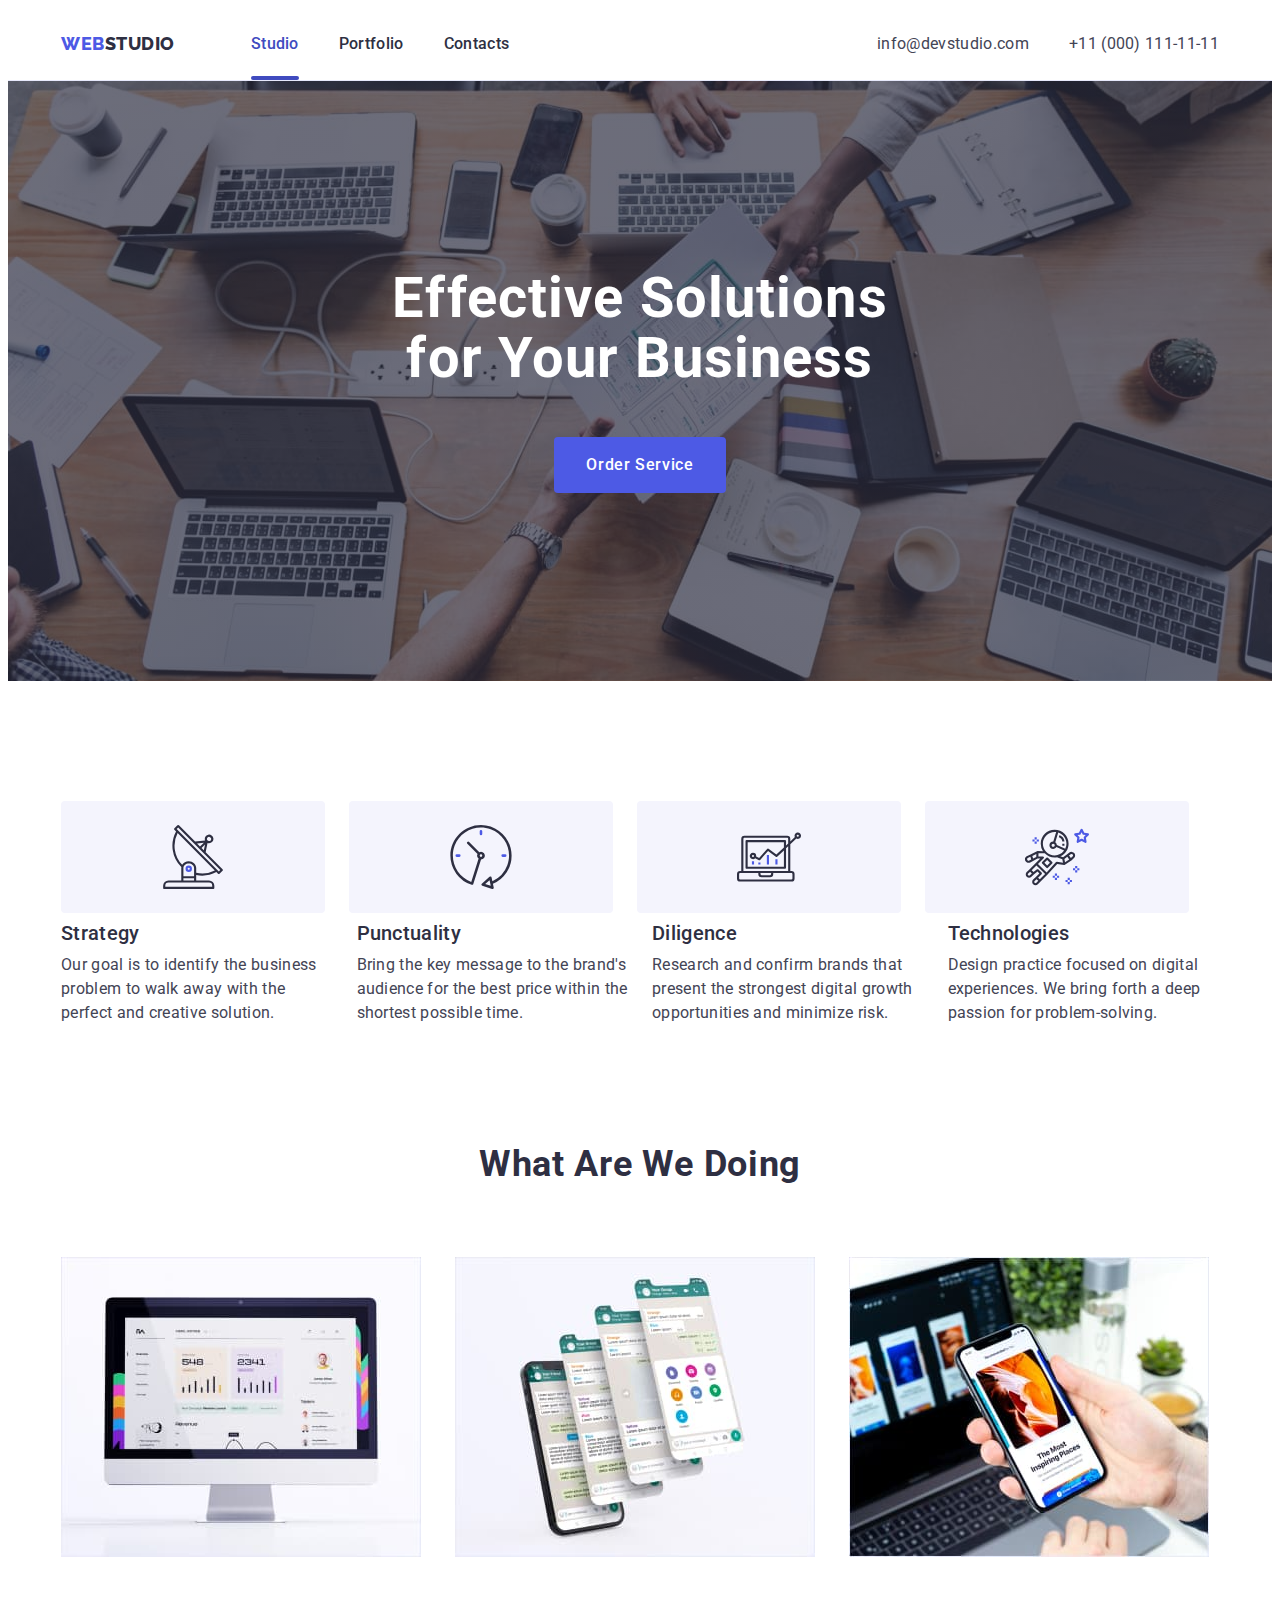
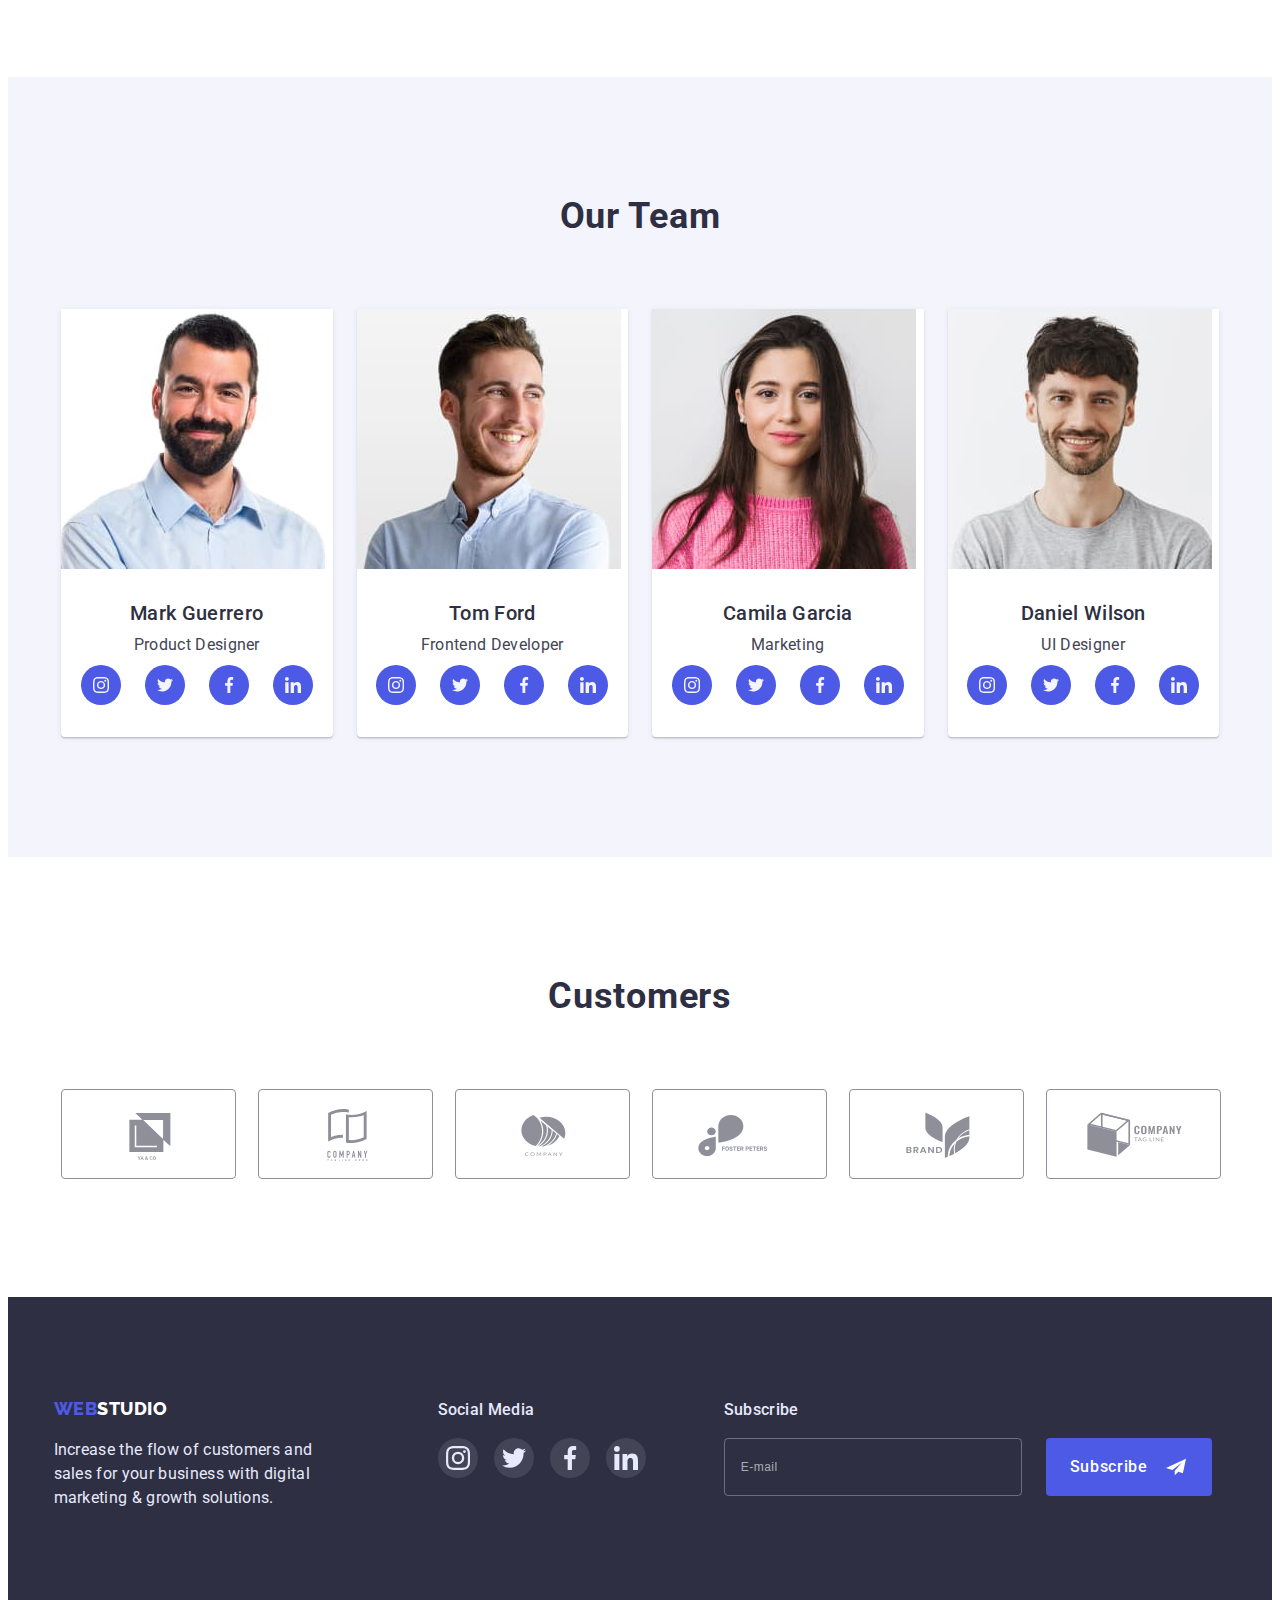
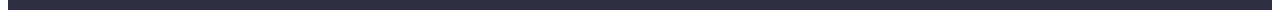
<file: index.html>
<!DOCTYPE html>
<html lang="en">
  <head>
    <meta charset="UTF-8" />
    <meta http-equiv="X-UA-Compatible" content="IE=edge" />
    <meta name="viewport" content="width=device-width, initial-scale=1.0" />
    <title>Studio</title>
    <!-- =============FONTS=============== -->
    <link rel="preconnect" href="https://fonts.googleapis.com" />
    <link rel="preconnect" href="https://fonts.gstatic.com" crossorigin />
    <link
      href="https://fonts.googleapis.com/css2?family=Raleway:wght@800&family=Roboto:wght@400;500;700;900&display=swap"
      rel="stylesheet"
    />
    <!-- =============STYLES=============== -->
    <link
      rel="stylesheet"
      href="https://cdnjs.cloudflare.com/ajax/libs/modern-normalize/1.1.0/modern-normalize.min.css"
      integrity="sha512-wpPYUAdjBVSE4KJnH1VR1HeZfpl1ub8YT/NKx4PuQ5NmX2tKuGu6U/JRp5y+Y8XG2tV+wKQpNHVUX03MfMFn9Q=="
      crossorigin="anonymous"
      referrerpolicy="no-referrer"
    />
    <link rel="stylesheet" href="./css/style.css" />
  </head>
  <body>
    <!-- =============HEADER=============== -->
    <header class="header">
      <div class="container">
        <div class="header-container">
          <nav class="header-nav">
            <a class="link logo" href="./index.html"
              ><span class="logo-primary-clr">Web</span>Studio</a
            >
            <button
              class="header-menu js-open-menu"
              type="button"
              aria-expanded="false"
              aria-controls="mobile-menu"
            >
              <svg class="header-menu-icon" aria-label="mobile-menu-switcher">
                <use href="./images/icons.svg#icon-hamburger"></use>
              </svg>
            </button>
            <ul class="header-list list">
              <li class="header-item">
                <a class="link header-link header-current" href="./index.html"
                  >Studio</a
                >
              </li>
              <li class="header-item">
                <a class="link header-link" href="./portfolio.html"
                  >Portfolio</a
                >
              </li>
              <li class="header-item">
                <a class="link header-link" href="">Contacts</a>
              </li>
            </ul>
          </nav>
          <address>
            <ul class="header-address-list list">
              <li>
                <a class="link adress-link" href="mailto:info@devstudio.com"
                  >info@devstudio.com</a
                >
              </li>
              <li>
                <a class="link adress-link" href="tel:+110001111111"
                  >+11 (000) 111-11-11</a
                >
              </li>
            </ul>
          </address>
        </div>
      </div>
      <!-- =============MOBILE MENU=============== -->
      <div class="menu-container js-menu-container" id="mobile-menu">
        <button class="menu-toggle js-close-menu" type="button">
          <svg class="mobile-close-icon">
            <use href="./images/icons.svg#icon-close"></use>
          </svg>
        </button>
        <div class="mobile-nav">
          <ul class="mobile-menu list">
            <li class="mobile-item">
              <a class="link mobile-link" href="./index.html">Studio</a>
            </li>
            <li class="mobile-item">
              <a href="./portfolio.html" class="mobile-link link">Portfolio</a>
            </li>
            <li class="mobile-item">
              <a href="" class="mobile-link link">Contacts</a>
            </li>
          </ul>
          <div class="mobile-contacts">
            <ul class="mobile-info list">
              <li class="mobile-item">
                <a class="link mobile-tel" href="mailto:info@devstudio.com"
                  >+11 (000) 111-11-11</a
                >
              </li>
              <li class="mobile-item">
                <a class="link mobile-mail" href="tel:+110001111111"
                  >info@devstudio.com</a
                >
              </li>
            </ul>
            <ul class="mobile-soc-list list">
              <li class="soc-list-item">
                <a href="#" class="mobile-soc-link link"
                  ><svg class="mobile-soc-icons">
                    <use href="./images/icons.svg#icon-instagram"></use></svg
                ></a>
              </li>
              <li class="soc-list-item">
                <a href="#" class="mobile-soc-link link"
                  ><svg class="mobile-soc-icons">
                    <use href="./images/icons.svg#icon-twitter"></use></svg
                ></a>
              </li>
              <li class="soc-list-item">
                <a href="#" class="mobile-soc-link link"
                  ><svg class="mobile-soc-icons">
                    <use href="./images/icons.svg#icon-facebook"></use></svg
                ></a>
              </li>
              <li class="soc-list-item">
                <a href="#" class="mobile-soc-link link"
                  ><svg class="mobile-soc-icons">
                    <use href="./images/icons.svg#icon-linkedin"></use></svg
                ></a>
              </li>
            </ul>
          </div>
        </div>
      </div>
    </header>
    <main>
      <!-- =============HERO=============== -->
      <section class="hero">
        <div class="container">
          <h1 class="hero-title">Effective Solutions for Your Business</h1>
          <button class="hero-button" type="button" data-modal-open>
            Order Service
          </button>
        </div>
      </section>
      <!-- =============ADVANTAGES SECTION=============== -->
      <section class="section">
        <div class="container">
          <h2 class="hidden">Our advantages</h2>
          <ul class="advantages-icons-list list">
            <li class="advantages-icons-item">
              <svg class="advantages-icons">
                <use href="./images/icons.svg#icon-antenna"></use>
              </svg>
            </li>
            <li class="advantages-icons-item">
              <svg class="advantages-icons">
                <use href="./images/icons.svg#icon-clock"></use>
              </svg>
            </li>
            <li class="advantages-icons-item">
              <svg class="advantages-icons">
                <use href="./images/icons.svg#icon-diagram"></use>
              </svg>
            </li>
            <li class="advantages-icons-item">
              <svg class="advantages-icons">
                <use href="./images/icons.svg#icon-astronaut"></use>
              </svg>
            </li>
          </ul>
          <ul class="advantages-menu list">
            <li class="advantages-item">
              <h3 class="secondary-title">Strategy</h3>
              <p class="advantages-text">
                Our goal is to identify the business problem to walk away with
                the perfect and creative solution.
              </p>
            </li>
            <li class="advantages-item">
              <h3 class="secondary-title">Punctuality</h3>
              <p class="advantages-text">
                Bring the key message to the brand's audience for the best price
                within the shortest possible time.
              </p>
            </li>
            <li class="advantages-item">
              <h3 class="secondary-title">Diligence</h3>
              <p class="advantages-text">
                Research and confirm brands that present the strongest digital
                growth opportunities and minimize risk.
              </p>
            </li>
            <li class="advantages-item">
              <h3 class="secondary-title">Technologies</h3>
              <p class="advantages-text">
                Design practice focused on digital experiences. We bring forth a
                deep passion for problem-solving.
              </p>
            </li>
          </ul>
        </div>
      </section>
      <!-- =============PRODUCT SECTION=============== -->
      <section class="section product-section">
        <div class="container">
          <h2 class="primary-title">What are we doing</h2>
          <ul class="product-menu list">
            <li class="product-item">
              <img
                srcset="./images/monitor.jpg 1x, ./images/monitor@x2.jpg 2x"
                src="./images/monitor.jpg"
                alt="monitor"
                width="360"
                height="300"
              />
            </li>
            <li class="product-item">
              <img
                srcset="
                  ./images/application.jpg    1x,
                  ./images/application@x2.jpg 2x
                "
                src="./images/application.jpg"
                alt="application in phone"
                width="360"
                height="300"
              />
            </li>
            <li class="product-item">
              <img
                srcset="
                  ./images/smartphone-in-hand.jpg    1x,
                  ./images/smartphone-in-hand@x2.jpg 2x
                "
                src="./images/smartphone-in-hand.jpg"
                alt="smartphone in hand"
                width="360"
                height="300"
              />
            </li>
          </ul>
        </div>
      </section>
      <!-- =============TEAM SECTION=============== -->
      <section class="section background">
        <div class="container">
          <h2 class="primary-title">Our Team</h2>
          <ul class="team-menu list">
            <li class="team-item">
              <img
                srcset="
                  ./images/mark-guerrero.jpg    1x,
                  ./images/mark-guerrero@x2.jpg 2x
                "
                src="./images/mark-guerrero.jpg"
                alt="Mark Guerrero"
                width="264"
                height="260"
              />
              <div class="team-container">
                <h3 class="secondary-title adapt-title">Mark Guerrero</h3>
                <p>Product Designer</p>
                <ul class="social-list list">
                  <li class="social-item">
                    <a class="social-link link" href=""
                      ><svg class="social-icon">
                        <use
                          href="./images/icons.svg#icon-instagram"
                        ></use></svg
                    ></a>
                  </li>
                  <li class="social-item">
                    <a class="social-link link" href=""
                      ><svg class="social-icon">
                        <use href="./images/icons.svg#icon-twitter"></use></svg
                    ></a>
                  </li>
                  <li class="social-item">
                    <a class="social-link link" href=""
                      ><svg class="social-icon">
                        <use href="./images/icons.svg#icon-facebook"></use></svg
                    ></a>
                  </li>
                  <li class="social-item">
                    <a class="social-link link" href=""
                      ><svg class="social-icon">
                        <use href="./images/icons.svg#icon-linkedin"></use></svg
                    ></a>
                  </li>
                </ul>
              </div>
            </li>
            <li class="team-item">
              <img
                srcset="./images/tom-ford.jpg 1x, ./images/tom-ford@x2.jpg 2x"
                src="./images/tom-ford.jpg"
                alt="Tom Ford"
                width="264"
                height="260"
              />
              <div class="team-container">
                <h3 class="secondary-title adapt-title">Tom Ford</h3>
                <p>Frontend Developer</p>
                <ul class="social-list list">
                  <li class="social-item">
                    <a class="social-link link" href=""
                      ><svg class="social-icon">
                        <use
                          href="./images/icons.svg#icon-instagram"
                        ></use></svg
                    ></a>
                  </li>
                  <li class="social-item">
                    <a class="social-link link" href=""
                      ><svg class="social-icon">
                        <use href="./images/icons.svg#icon-twitter"></use></svg
                    ></a>
                  </li>
                  <li class="social-item">
                    <a class="social-link link" href=""
                      ><svg class="social-icon">
                        <use href="./images/icons.svg#icon-facebook"></use></svg
                    ></a>
                  </li>
                  <li class="social-item">
                    <a class="social-link link" href=""
                      ><svg class="social-icon">
                        <use href="./images/icons.svg#icon-linkedin"></use></svg
                    ></a>
                  </li>
                </ul>
              </div>
            </li>
            <li class="team-item">
              <img
                srcset="
                  ./images/camila-garcia.jpg    1x,
                  ./images/camila-garcia@x2.jpg 2x
                "
                src="./images/camila-garcia.jpg"
                alt="Camila Garcia"
                width="264"
                height="260"
              />
              <div class="team-container">
                <h3 class="secondary-title adapt-title">Camila Garcia</h3>
                <p>Marketing</p>
                <ul class="social-list list">
                  <li class="social-item">
                    <a class="social-link link" href=""
                      ><svg class="social-icon">
                        <use
                          href="./images/icons.svg#icon-instagram"
                        ></use></svg
                    ></a>
                  </li>
                  <li class="social-item">
                    <a class="social-link link" href=""
                      ><svg class="social-icon">
                        <use href="./images/icons.svg#icon-twitter"></use></svg
                    ></a>
                  </li>
                  <li class="social-item">
                    <a class="social-link link" href=""
                      ><svg class="social-icon">
                        <use href="./images/icons.svg#icon-facebook"></use></svg
                    ></a>
                  </li>
                  <li class="social-item">
                    <a class="social-link link" href=""
                      ><svg class="social-icon">
                        <use href="./images/icons.svg#icon-linkedin"></use></svg
                    ></a>
                  </li>
                </ul>
              </div>
            </li>
            <li class="team-item">
              <img
                srcset="
                  ./images/daniel-wilson.jpg    1x,
                  ./images/daniel-wilson@x2.jpg 2x
                "
                src="./images/daniel-wilson.jpg"
                alt="Daniel Wilson"
                width="264"
                height="260"
              />
              <div class="team-container">
                <h3 class="secondary-title adapt-title">Daniel Wilson</h3>
                <p>UI Designer</p>
                <ul class="social-list list">
                  <li class="social-item">
                    <a class="social-link link" href=""
                      ><svg class="social-icon">
                        <use
                          href="./images/icons.svg#icon-instagram"
                        ></use></svg
                    ></a>
                  </li>
                  <li class="social-item">
                    <a class="social-link link" href=""
                      ><svg class="social-icon">
                        <use href="./images/icons.svg#icon-twitter"></use></svg
                    ></a>
                  </li>
                  <li class="social-item">
                    <a class="social-link link" href=""
                      ><svg class="social-icon">
                        <use href="./images/icons.svg#icon-facebook"></use></svg
                    ></a>
                  </li>
                  <li class="social-item">
                    <a class="social-link link" href=""
                      ><svg class="social-icon">
                        <use href="./images/icons.svg#icon-linkedin"></use></svg
                    ></a>
                  </li>
                </ul>
              </div>
            </li>
          </ul>
        </div>
      </section>
      <!-- =============CUSTOMERS SECTION=============== -->
      <section class="section">
        <div class="container">
          <h2 class="primary-title">Customers</h2>
          <ul class="customers-list list">
            <li class="customers-item">
              <a class="customers-link link" href=""
                ><svg class="customers-icon">
                  <use href="./images/icons.svg#icon-yaandco"></use></svg
              ></a>
            </li>
            <li class="customers-item">
              <a class="customers-link link" href=""
                ><svg class="customers-icon">
                  <use href="./images/icons.svg#icon-companytag"></use></svg
              ></a>
            </li>
            <li class="customers-item">
              <a class="customers-link link" href=""
                ><svg class="customers-icon">
                  <use href="./images/icons.svg#icon-company"></use></svg
              ></a>
            </li>
            <li class="customers-item">
              <a class="customers-link link" href=""
                ><svg class="customers-icon">
                  <use href="./images/icons.svg#icon-fosterpeters"></use></svg
              ></a>
            </li>
            <li class="customers-item">
              <a class="customers-link link" href=""
                ><svg class="customers-icon">
                  <use href="./images/icons.svg#icon-brand"></use></svg
              ></a>
            </li>
            <li class="customers-item">
              <a class="customers-link link" href=""
                ><svg class="customers-icon">
                  <use href="./images/icons.svg#icon-companyline"></use></svg
              ></a>
            </li>
          </ul>
        </div>
      </section>
    </main>
    <!-- =============FOOTER=============== -->
    <footer class="footer">
      <div class="container media-container">
        <div class="footer-logo">
          <a class="link logo" href="./index.html"
            ><span class="logo-primary-clr">Web</span
            ><span class="logo-secondary-clr">Studio</span></a
          >
          <p class="footer-text">
            Increase the flow of customers and sales for your business with
            digital marketing & growth solutions.
          </p>
        </div>
        <div class="footer-media">
          <p class="media-text">Social media</p>
          <ul class="media-list list">
            <li class="media-item">
              <a class="media-link link" href=""
                ><svg class="media-icon">
                  <use href="./images/icons.svg#icon-instagram"></use></svg
              ></a>
            </li>
            <li class="media-item">
              <a class="media-link link" href=""
                ><svg class="media-icon">
                  <use href="./images/icons.svg#icon-twitter"></use></svg
              ></a>
            </li>
            <li class="media-item">
              <a class="media-link link" href=""
                ><svg class="media-icon">
                  <use href="./images/icons.svg#icon-facebook"></use></svg
              ></a>
            </li>
            <li class="media-item">
              <a class="media-link link" href=""
                ><svg class="media-icon">
                  <use href="./images/icons.svg#icon-linkedin"></use></svg
              ></a>
            </li>
          </ul>
        </div>
        <form class="footer-subscribe" name="subscribe" autocomplete="off">
          <p class="media-text">Subscribe</p>
          <div class="input-container">
            <input
              class="footer-input"
              type="email"
              name="email"
              placeholder="E-mail"
            />
            <button class="footer-button" type="submit">
              Subscribe
              <svg class="subscribe-icon">
                <use href="./images/icons.svg#icon-send"></use>
              </svg>
            </button>
          </div>
        </form>
      </div>
    </footer>
    <!-- =============MODAL JS=============== -->
    <div class="backdrop is-hidden" data-modal>
      <div class="modal">
        <div class="modal-container">
          <button class="modal-close" type="button" data-modal-close>
            <svg class="close-icon">
              <use href="./images/icons.svg#icon-close"></use>
            </svg>
          </button>
          <p class="modal-title">
            Leave your contacts and we will call you back
          </p>
          <form class="modal-form" name="contact-form" autocomplete="off">
            <div class="modal-field">
              <label class="modal-label" for="name">Name</label
              ><input
                class="modal-userform"
                type="text"
                name="username"
                id="name"
              />
              <svg class="modal-icon">
                <use href="./images/icons.svg#icon-person"></use>
              </svg>
            </div>
            <div class="modal-field">
              <label class="modal-label" for="phone">Phone</label
              ><input
                class="modal-userform"
                type="tel"
                name="phone"
                id="phone"
              />
              <svg class="modal-icon">
                <use href="./images/icons.svg#icon-phone"></use>
              </svg>
            </div>
            <div class="modal-field">
              <label class="modal-label" for="mail">Email</label
              ><input
                class="modal-userform"
                type="email"
                name="mail"
                id="mail"
              />
              <svg class="modal-icon">
                <use href="./images/icons.svg#icon-mail"></use>
              </svg>
            </div>
            <div class="modal-field commentform-field">
              <label class="modal-label" for="comment">Comment</label
              ><textarea
                class="modal-commentform"
                name="comment"
                id="comment"
                placeholder="Text input"
              ></textarea>
            </div>
            <div class="checkbox-field">
              <label class="checkbox-label">
                <input class="checkbox-form" type="checkbox" name="checkbox" />
                <span class="checkbox-icon"></span>
                I accept the terms and conditions of the &nbsp;
                <a class="checkbox-link" href="#">Privacy Policy</a>
              </label>
            </div>
            <button class="modal-button" type="submit">Send</button>
          </form>
        </div>
      </div>
    </div>

    <script src="./js/modal.js"></script>
    <script src="./js/mobile-menu.js"></script>
  </body>
</html>
</file>
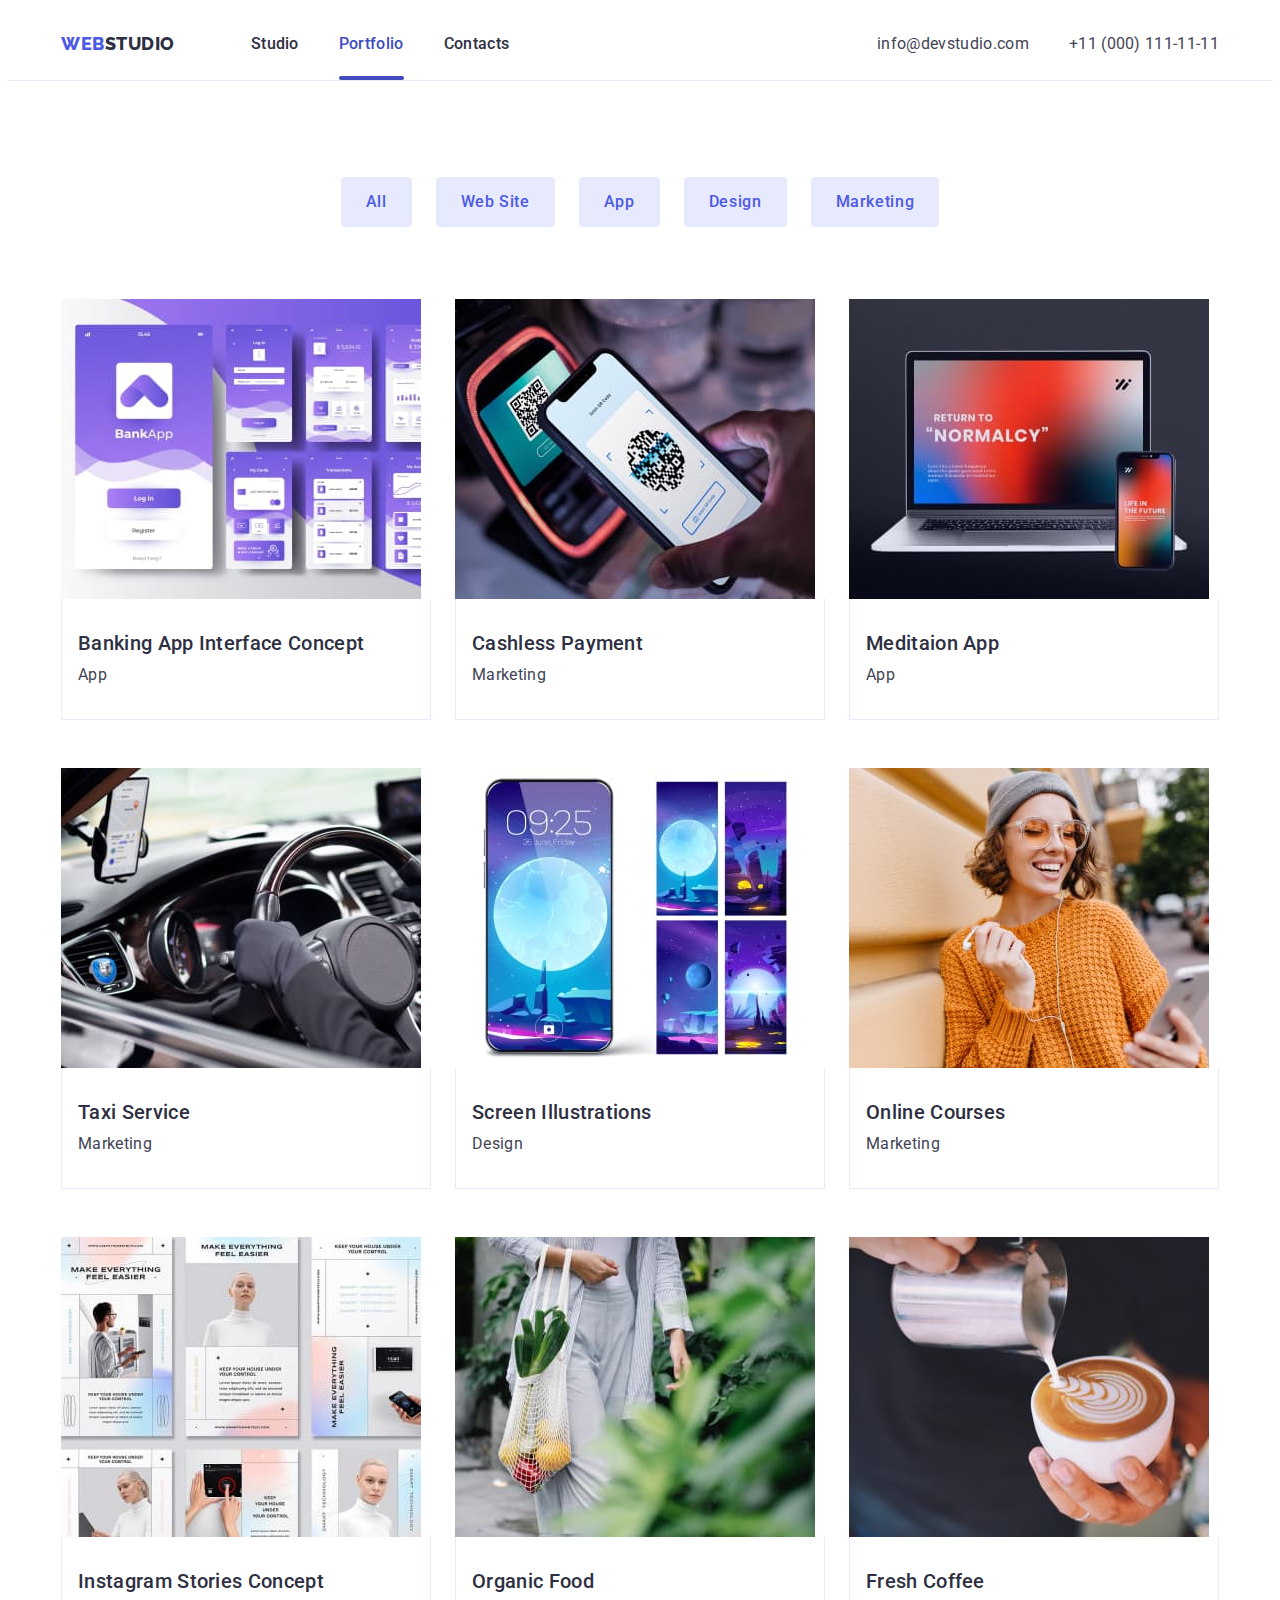
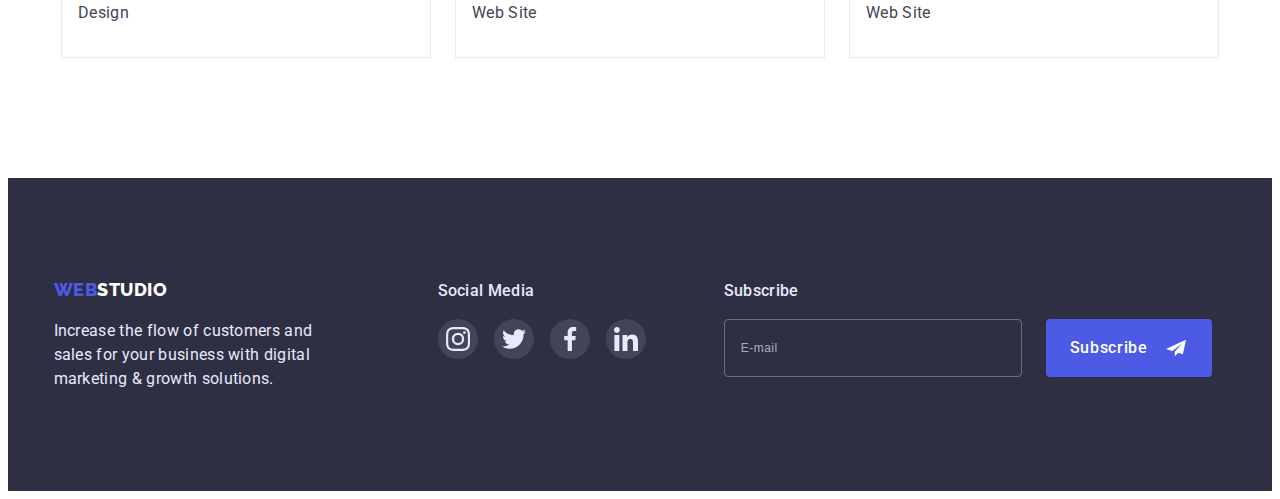
<file: portfolio.html>
<!DOCTYPE html>
<html lang="en">
  <head>
    <meta charset="UTF-8" />
    <meta http-equiv="X-UA-Compatible" content="IE=edge" />
    <meta name="viewport" content="width=device-width, initial-scale=1.0" />
    <title>Portfolio</title>
    <link rel="preconnect" href="https://fonts.googleapis.com" />
    <link rel="preconnect" href="https://fonts.gstatic.com" crossorigin />
    <link
      href="https://fonts.googleapis.com/css2?family=Raleway:wght@800&family=Roboto:wght@400;500;700;900&display=swap"
      rel="stylesheet"
    />
    <!-- =============STYLES=============== -->
    <link
      rel="stylesheet"
      href="https://cdnjs.cloudflare.com/ajax/libs/modern-normalize/1.1.0/modern-normalize.min.css"
      integrity="sha512-wpPYUAdjBVSE4KJnH1VR1HeZfpl1ub8YT/NKx4PuQ5NmX2tKuGu6U/JRp5y+Y8XG2tV+wKQpNHVUX03MfMFn9Q=="
      crossorigin="anonymous"
      referrerpolicy="no-referrer"
    />
    <link rel="stylesheet" href="./css/style.css" />
  </head>
  <body>
    <!-- =============HEADER=============== -->
    <header class="header">
      <div class="container">
        <div class="header-container">
          <nav class="header-nav">
            <a class="link logo" href="./index.html"
              ><span class="logo-primary-clr">Web</span>Studio</a
            >
            <ul class="header-list list">
              <li class="header-item">
                <a class="link header-link" href="./index.html">Studio</a>
              </li>
              <li class="header-item">
                <a
                  class="link header-link header-current"
                  href="./portfolio.html"
                  >Portfolio</a
                >
                <!-- <div class="header-current"></div> -->
              </li>
              <li class="header-item">
                <a class="link header-link" href="">Contacts</a>
              </li>
            </ul>
          </nav>
          <address>
            <ul class="header-address-list list">
              <li>
                <a class="link adress-link" href="mailto:info@devstudio.com"
                  >info@devstudio.com</a
                >
              </li>
              <li>
                <a class="link adress-link" href="tel:+110001111111"
                  >+11 (000) 111-11-11</a
                >
              </li>
            </ul>
          </address>
        </div>
      </div>
    </header>
    <main>
      <!-- ============= SECTION=============== -->
      <section class="section portfolio-section">
        <div class="container">
          <h1 class="hidden">Portfolio-list</h1>
          <ul class="filter-list list">
            <li class="filter-item">
              <button class="secondary-button" type="button">All</button>
            </li>
            <li>
              <button class="secondary-button" type="button">Web Site</button>
            </li>
            <li class="filter-item">
              <button class="secondary-button" type="button">App</button>
            </li>
            <li class="filter-item">
              <button class="secondary-button" type="button">Design</button>
            </li>
            <li class="filter-item">
              <button class="secondary-button" type="button">Marketing</button>
            </li>
          </ul>
          <ul class="cards-list list">
            <li class="cards-item">
              <a class="cards-link link" href="./index.html"
                ><div class="overflow-container">
                  <img
                    src="./images/portfolio-images/bank-app.jpg"
                    alt="banking app interface"
                    width="360"
                    height="300"
                  />
                  <div class="cards-overflow">
                    <p class="overflow-text">
                      14 Stylish and User-Friendly App Design Concepts · Task
                      Manager App · Calorie Tracker App · Exotic Fruit Ecommerce
                      App · Cloud Storage App
                    </p>
                  </div>
                </div>
                <div class="cards-container">
                  <h2 class="secondary-title">Banking App Interface Concept</h2>
                  <p class="desc-text">App</p>
                </div></a
              >
            </li>
            <li class="cards-item">
              <a class="cards-link link" href="./index.html"
                ><div class="overflow-container">
                  <img
                    src="./images/portfolio-images/payment.jpg"
                    alt="payment process"
                    width="360"
                    height="300"
                  />
                  <div class="cards-overflow">
                    <p class="overflow-text">
                      14 Stylish and User-Friendly App Design Concepts · Task
                      Manager App · Calorie Tracker App · Exotic Fruit Ecommerce
                      App · Cloud Storage App
                    </p>
                  </div>
                </div>
                <div class="cards-container">
                  <h2 class="secondary-title">Cashless Payment</h2>
                  <p class="desc-text">Marketing</p>
                </div></a
              >
            </li>
            <li class="cards-item">
              <a class="cards-link link" href="./index.html"
                ><div class="overflow-container">
                  <img
                    src="./images/portfolio-images/meditation-app.jpg"
                    alt="meditation app in laptop"
                    width="360"
                    height="300"
                  />
                  <div class="cards-overflow">
                    <p class="overflow-text">
                      14 Stylish and User-Friendly App Design Concepts · Task
                      Manager App · Calorie Tracker App · Exotic Fruit Ecommerce
                      App · Cloud Storage App
                    </p>
                  </div>
                </div>
                <div class="cards-container">
                  <h2 class="secondary-title">Meditaion App</h2>
                  <p class="desc-text">App</p>
                </div></a
              >
            </li>
            <li class="cards-item">
              <a class="cards-link link" href="./index.html"
                ><div class="overflow-container">
                  <img
                    src="./images/portfolio-images/taxi.jpg"
                    alt="taxi car"
                    width="360"
                    height="300"
                  />
                  <div class="cards-overflow">
                    <p class="overflow-text">
                      14 Stylish and User-Friendly App Design Concepts · Task
                      Manager App · Calorie Tracker App · Exotic Fruit Ecommerce
                      App · Cloud Storage App
                    </p>
                  </div>
                </div>
                <div class="cards-container">
                  <h2 class="secondary-title">Taxi Service</h2>
                  <p class="desc-text">Marketing</p>
                </div></a
              >
            </li>
            <li class="cards-item">
              <a class="cards-link link" href="./index.html"
                ><div class="overflow-container">
                  <img
                    src="./images/portfolio-images/screen-illustration.jpg"
                    alt="screen illustrations"
                    width="360"
                    height="300"
                  />
                  <div class="cards-overflow">
                    <p class="overflow-text">
                      14 Stylish and User-Friendly App Design Concepts · Task
                      Manager App · Calorie Tracker App · Exotic Fruit Ecommerce
                      App · Cloud Storage App
                    </p>
                  </div>
                </div>
                <div class="cards-container">
                  <h2 class="secondary-title">Screen Illustrations</h2>
                  <p class="desc-text">Design</p>
                </div></a
              >
            </li>
            <li class="cards-item">
              <a class="cards-link link" href="./index.html"
                ><div class="overflow-container">
                  <img
                    src="./images/portfolio-images/woman-and-smartphone.jpg"
                    alt="woman with smartphone"
                    width="360"
                    height="300"
                  />
                  <div class="cards-overflow">
                    <p class="overflow-text">
                      14 Stylish and User-Friendly App Design Concepts · Task
                      Manager App · Calorie Tracker App · Exotic Fruit Ecommerce
                      App · Cloud Storage App
                    </p>
                  </div>
                </div>
                <div class="cards-container">
                  <h2 class="secondary-title">Online Courses</h2>
                  <p class="desc-text">Marketing</p>
                </div></a
              >
            </li>
            <li class="cards-item">
              <a class="cards-link link" href="./index.html"
                ><div class="overflow-container">
                  <img
                    src="./images/portfolio-images/instagram-stories.jpg"
                    alt="instagram stories"
                    width="360"
                    height="300"
                  />
                  <div class="cards-overflow">
                    <p class="overflow-text">
                      14 Stylish and User-Friendly App Design Concepts · Task
                      Manager App · Calorie Tracker App · Exotic Fruit Ecommerce
                      App · Cloud Storage App
                    </p>
                  </div>
                </div>
                <div class="cards-container">
                  <h2 class="secondary-title">Instagram Stories Concept</h2>
                  <p class="desc-text">Design</p>
                </div></a
              >
            </li>
            <li class="cards-item">
              <a class="cards-link link" href="./index.html"
                ><div class="overflow-container">
                  <img
                    src="./images/portfolio-images/organic-food.jpg"
                    alt="organic food in bag"
                    width="360"
                    height="300"
                  />
                  <div class="cards-overflow">
                    <p class="overflow-text">
                      14 Stylish and User-Friendly App Design Concepts · Task
                      Manager App · Calorie Tracker App · Exotic Fruit Ecommerce
                      App · Cloud Storage App
                    </p>
                  </div>
                </div>
                <div class="cards-container">
                  <h2 class="secondary-title">Organic Food</h2>
                  <p class="desc-text">Web Site</p>
                </div></a
              >
            </li>
            <li class="cards-item">
              <a class="cards-link link" href="./index.html"
                ><div class="overflow-container">
                  <img
                    src="./images/portfolio-images/coffee.jpg"
                    alt="cup with coffee"
                    width="360"
                    height="300"
                  />
                  <div class="cards-overflow">
                    <p class="overflow-text">
                      14 Stylish and User-Friendly App Design Concepts · Task
                      Manager App · Calorie Tracker App · Exotic Fruit Ecommerce
                      App · Cloud Storage App
                    </p>
                  </div>
                </div>
                <div class="cards-container">
                  <h2 class="secondary-title">Fresh Coffee</h2>
                  <p class="desc-text">Web Site</p>
                </div></a
              >
            </li>
          </ul>
        </div>
      </section>
    </main>
    <!-- =============FOOTER=============== -->
    <footer class="footer">
      <div class="container media-container">
        <div class="footer-logo">
          <a class="link logo" href="./index.html"
            ><span class="logo-primary-clr">Web</span
            ><span class="logo-secondary-clr">Studio</span></a
          >
          <p class="footer-text">
            Increase the flow of customers and sales for your business with
            digital marketing & growth solutions.
          </p>
        </div>
        <div class="footer-media">
          <p class="media-text">Social media</p>
          <ul class="media-list list">
            <li class="media-item">
              <a class="media-link link" href=""
                ><svg class="media-icon">
                  <use href="./images/icons.svg#icon-instagram"></use></svg
              ></a>
            </li>
            <li class="media-item">
              <a class="media-link link" href=""
                ><svg class="media-icon">
                  <use href="./images/icons.svg#icon-twitter"></use></svg
              ></a>
            </li>
            <li class="media-item">
              <a class="media-link link" href=""
                ><svg class="media-icon">
                  <use href="./images/icons.svg#icon-facebook"></use></svg
              ></a>
            </li>
            <li class="media-item">
              <a class="media-link link" href=""
                ><svg class="media-icon">
                  <use href="./images/icons.svg#icon-linkedin"></use></svg
              ></a>
            </li>
          </ul>
        </div>
        <form class="footer-subscribe" name="subscribe" autocomplete="off">
          <p class="media-text">Subscribe</p>
          <div class="input-container">
            <input
              class="footer-input"
              type="email"
              name="email"
              placeholder="E-mail"
            />
            <button class="footer-button" type="submit">
              Subscribe
              <svg class="subscribe-icon">
                <use href="./images/icons.svg#icon-send"></use>
              </svg>
            </button>
          </div>
        </form>
      </div>
    </footer>
  </body>
</html>
</file>
<file: css/style.css>
/* variables, drops, inherites */
:root {
  --primary-font: 'Roboto', sans-serif;
  --secondary-font: 'Raleway', sans-serif;
  --primary-brand-color: #4d5ae5;
  --pressed-state-color: #404bbf;
  --dark-heads-color: #2e2f42;
  --body-text-color: #434455;
  --accent-color: #e7e9fc;
  --light-color: #f4f4fd;
  --primary-bck-color: #ffffff;
  --light-slate-color: #8e8f99;
  --success-color: #31d0aa;
}

body {
  color: var(--body-text-color);
  background-color: var(--primary-bck-color);
  font-family: var(--primary-font);
  font-size: 16px;
  line-height: 1.5;
  letter-spacing: 0.02em;
}

h1,
h2,
h3,
h4,
h5,
h6,
p {
  margin-top: 0;
  margin-bottom: 0;
}

ul,
ol {
  margin-top: 0;
  margin-bottom: 0;
  padding-left: 0;
}

img {
  display: block;
  max-width: 100%;
  height: auto;
}

.hidden {
  position: absolute;
  white-space: nowrap;
  width: 1px;
  height: 1px;
  overflow: hidden;
  border: 0;
  padding: 0;
  clip: rect(0 0 0 0);
  clip-path: inset(100%);
  margin: -1px;
}

.link {
  text-decoration: none;
}

.list {
  list-style: none;
}

/* Components */

.container {
  /* max-width: 1158px;
  margin: 0 auto;
  padding: 0 15px; */
  width: 100%;
  margin: 0 auto;
}
@media screen and (max-width: 1199px) {
  .container {
    padding: 0 16px;
  }
}

@media screen and (min-width: 428px) {
  .container {
    width: 428px;
  }
}

@media screen and (min-width: 768px) {
  .container {
    width: 768px;
  }
}

@media screen and (min-width: 1200px) {
  .container {
    width: 100%;
    max-width: 1158px;
    padding: 0 15px;
  }
}

.logo {
  color: var(--dark-heads-color);
  font-family: var(--secondary-font);
  font-weight: 800;
  font-size: 18px;
  line-height: 1.33;
  letter-spacing: 0.03em;
  text-transform: uppercase;
}

.logo-primary-clr {
  color: var(--primary-brand-color);
}

.logo-secondary-clr {
  color: var(--primary-bck-color);
}

.primary-title {
  margin-bottom: 72px;
  color: var(--dark-heads-color);
  font-family: var(--primary-font);
  font-size: 36px;
  line-height: 1.11;
  text-align: center;
  letter-spacing: 0.02em;
  text-transform: capitalize;
}

.secondary-title {
  /*
  font-weight: 500;
  font-size: 20px;
  line-height: 1.2;
 */
  margin-bottom: 8px;
  color: var(--dark-heads-color);
  font-weight: 700;
  font-size: 36px;
  line-height: 1.11;
}

@media screen and (max-width: 767px) {
  .secondary-title {
    text-align: center;
  }
}

@media screen and (min-width: 1200px) {
  .secondary-title {
    font-weight: 500;
    font-size: 20px;
    line-height: 1.2;
  }
}

.background {
  background-color: var(--light-color);
}

.secondary-button {
  padding: 12px 24px;
  border: 1px solid var(--accent-color);
  border-radius: 4px;
  color: var(--primary-brand-color);
  background-color: var(--accent-color);
  font-family: var(--primary-font);
  font-weight: 500;
  font-size: 16px;
  line-height: 1.5;
  letter-spacing: 0.04em;
  cursor: pointer;

  transition: background-color 250ms cubic-bezier(0.4, 0, 0.2, 1),
    color 250ms cubic-bezier(0.4, 0, 0.2, 1),
    box-shadow 250ms cubic-bezier(0.4, 0, 0.2, 1);
}

.secondary-button:hover,
.secondary-button:focus {
  background-color: var(--pressed-state-color);
  color: var(--primary-bck-color);
  box-shadow: 0px 3px 1px rgba(0, 0, 0, 0.1), 0px 2px 1px rgba(0, 0, 0, 0.08),
    0px 2px 2px rgba(0, 0, 0, 0.12);
}

.section {
  /* padding-top: 120px;
  padding-bottom: 120px; */
  padding-top: 96px;
  padding-bottom: 96px;
}

@media screen and (min-width: 1200px) {
  .section {
    padding-top: 120px;
    padding-bottom: 120px;
  }
}

/* Header */

.header {
  border-bottom: 1px solid var(--accent-color);
}

@media screen and (max-width: 767px) {
  .header {
    padding: 24px 16px;
  }
}

/* .header-container {
  display: flex;
  align-items: center;
} */

@media screen and (min-width: 768px) {
  .header-container {
    display: flex;
    align-items: center;
  }
}

.header-nav {
  display: flex;
  align-items: center;
  /* flex-grow: 1;
  gap: 76px; */
}

@media screen and (max-width: 767px) {
  .header-nav {
    justify-content: space-between;
  }
}

@media screen and (min-width: 768px) {
  .header-nav {
    flex-grow: 1;
    gap: 76px;
  }
}

.header-menu {
  width: 40px;
  height: 40px;
  padding: 0;
  background-color: transparent;
  border: none;
  cursor: pointer;
}

@media screen and (min-width: 768px) {
  .header-menu {
    display: none;
  }
}

.header-menu-icon {
  display: inline-block;
  width: 32px;
  height: 22px;
  stroke: var(--dark-heads-color);
  stroke-linecap: round;
  stroke-linejoin: round;
  stroke-width: 3px;
}

.header-list {
  display: flex;
  gap: 40px;
}

@media screen and (max-width: 767px) {
  .header-list {
    display: none;
  }
}

.header-address-list {
  display: flex;
  gap: 40px;
}

@media screen and (max-width: 1199px) {
  .header-address-list {
    gap: 12px;
    flex-direction: column;
  }
}

@media screen and (max-width: 767px) {
  .header-address-list {
    display: none;
  }
}

.header-link {
  display: block;
  padding: 24px 0;
  color: var(--dark-heads-color);
  font-weight: 500;
  padding: 24px 0;

  transition: color 250ms cubic-bezier(0.4, 0, 0.2, 1);
}

.header-link:hover,
.header-link:focus {
  color: var(--pressed-state-color);
}

.header-current {
  position: relative;
  color: var(--pressed-state-color);
}

.header-current::after {
  position: absolute;
  content: '';
  display: block;
  width: 100%;
  height: 4px;
  background-color: var(--pressed-state-color);
  border-radius: 2px;
  bottom: 0;
}

.adress-link {
  color: var(--body-text-color);
  font-style: normal;

  transition: color 250ms cubic-bezier(0.4, 0, 0.2, 1);
}

.adress-link:hover,
.adress-link:focus {
  color: var(--pressed-state-color);
}

/* Mobile menu */

.menu-container {
  position: fixed;
  top: 0;
  left: 0;
  width: 100%;
  height: 100%;
  padding: 80px 24px 40px 40px;
  background-color: var(--primary-bck-color);
  z-index: 1;
  transform: translateX(100%);
  transition-property: transform;
  transition-duration: 250ms;
  transition-timing-function: cubic-bezier(0.4, 0, 0.2, 1);
  overflow-x: hidden;
}

.menu-container.is-open {
  transform: translateX(0);
}

.menu-toggle {
  position: absolute;
  top: 24px;
  right: 24px;
  width: 24px;
  height: 24px;
  padding: 0;
  display: flex;
  justify-content: center;
  align-items: center;
  border-radius: 50%;
  border: 1px solid rgba(0, 0, 0, 0.1);
  background-color: transparent;
  cursor: pointer;
  transition: background-color 250ms cubic-bezier(0.4, 0, 0.2, 1),
    border 250ms cubic-bezier(0.4, 0, 0.2, 1);
}

.mobile-close-icon {
  width: 8px;
  height: 8px;
  transition: fill 250ms cubic-bezier(0.4, 0, 0.2, 1);
}

.mobile-nav {
  display: flex;
  flex-direction: column;
  justify-content: space-evenly;
  width: 100%;
  height: 100%;
  max-width: 428px;
  max-height: 796px;
  margin-right: auto;
}

.mobile-menu {
  margin-bottom: auto;
}

.mobile-item:not(:last-child) {
  margin-bottom: 40px;
}

.mobile-link {
  font-weight: 700;
  font-size: 36px;
  line-height: 1.11;
  letter-spacing: 0.02em;
  text-transform: capitalize;
  color: var(--dark-heads-color);
}

.mobile-link:hover,
.mobile-link:focus,
.mobile-link:active {
  color: var(--pressed-state-color);
}

.mobile-info {
  margin-bottom: 48px;
}

.mobile-tel {
  margin-bottom: 40px;
  font-weight: 700;
  font-size: 36px;
  line-height: 1.11;
  letter-spacing: 0.02em;
  color: var(--dark-heads-color);
}

.mobile-tel:hover,
.mobile-tel:focus,
.mobile-tel:active {
  color: var(--pressed-state-color);
}

.mobile-mail {
  margin-bottom: 48px;
  font-weight: 500;
  font-size: 20px;
  line-height: 1.2;
  letter-spacing: 0.02em;
  color: var(--body-text-color);
}

.mobile-mail:hover,
.mobile-mail:focus,
.mobile-mail:active {
  color: var(--pressed-state-color);
}

.mobile-soc-list {
  display: flex;
  flex-wrap: nowrap;
  gap: 56px;
}

.soc-list-item {
  width: 40px;
  height: 40px;
}

.mobile-soc-link {
  display: flex;
  justify-content: center;
  align-items: center;
  width: 100%;
  height: 100%;
  background-color: var(--primary-brand-color);
  border-radius: 50%;

  transition: background-color 250ms cubic-bezier(0.4, 0, 0.2, 1);
}

.mobile-soc-icons {
  width: 24px;
  height: 24px;
  fill: var(--accent-color);

  transition: fill 250ms cubic-bezier(0.4, 0, 0.2, 1);
}
/* Hero */

.hero {
  /* padding-top: 188px;
  padding-bottom: 188px;
  max-width: 1440px;
  margin-left: auto;
  margin-right: auto;
  background-color: var(--dark-heads-color);
  background-image: linear-gradient(
      rgba(46, 47, 66, 0.7),
      rgba(46, 47, 66, 0.7)
    ),
    url(../images/people-working-website.jpg);
  background-repeat: no-repeat;
  background-position: center;
  background-size: cover;
  text-align: center; */
  margin-left: auto;
  margin-right: auto;
  padding-top: 112px;
  padding-bottom: 112px;
  max-width: 496px;
  background-color: var(--dark-heads-color);
  background-image: linear-gradient(
      rgba(46, 47, 66, 0.7),
      rgba(46, 47, 66, 0.7)
    ),
    url(../images/people-working-website-mobile.jpg);
  background-repeat: no-repeat;
  background-position: center;
  background-size: cover;
  text-align: center;
}

@media screen and (min-width: 768px) {
  .hero {
    background-image: linear-gradient(
        rgba(46, 47, 66, 0.7),
        rgba(46, 47, 66, 0.7)
      ),
      url(../images/people-working-website-tablet.jpg);
  }
}

@media screen and (min-width: 1200px) {
  .hero {
    background-image: linear-gradient(
        rgba(46, 47, 66, 0.7),
        rgba(46, 47, 66, 0.7)
      ),
      url(../images/people-working-website.jpg);
  }
}

@media screen and (min-device-pixel-ratio: 2) and (max-width: 767px),
  screen and (min-resolution: 192dpi) and (max-width: 767px),
  screen and (min-resolution: 2dppx) and (max-width: 767px) {
  .hero {
    background-image: linear-gradient(
        rgba(46, 47, 66, 0.7),
        rgba(46, 47, 66, 0.7)
      ),
      url(../images/people-working-website-mobile@2x.jpg);
  }
}

@media screen and (min-device-pixel-ratio: 2) and (min-width: 768px),
  screen and (min-resolution: 192dpi) and (min-width: 768px),
  screen and (min-resolution: 2dppx) and (min-width: 768px) {
  .hero {
    background-image: linear-gradient(
        rgba(46, 47, 66, 0.7),
        rgba(46, 47, 66, 0.7)
      ),
      url(../images/people-working-website-tablet@2x.jpg);
  }
}

@media screen and (min-device-pixel-ratio: 2) and (min-width: 1200px),
  screen and (min-resolution: 192dpi) and (min-width: 1200px),
  screen and (min-resolution: 2dppx) and (min-width: 1200px) {
  .hero {
    background-image: linear-gradient(
        rgba(46, 47, 66, 0.7),
        rgba(46, 47, 66, 0.7)
      ),
      url(../images/people-working-website@2x.jpg);
  }
}

@media screen and (min-width: 768px) {
  .hero {
    max-width: 768px;
  }
}

@media screen and (min-width: 1200px) {
  .hero {
    max-width: 1440px;
    padding-top: 188px;
    padding-bottom: 188px;
  }
}

.hero-title {
  margin-bottom: 72px;
  margin-left: auto;
  margin-right: auto;
  max-width: 496px;
  color: var(--primary-bck-color);
  font-size: 36px;
  line-height: 1.11;
  letter-spacing: 0.02em;
}

@media screen and (min-width: 768px) {
  .hero-title {
    margin-bottom: 36px;
    font-size: 56px;
    line-height: 1.07;
  }
}

@media screen and (min-width: 1200px) {
  .hero-title {
    margin-bottom: 48px;
  }
}

.hero-button {
  border: none;
  padding: 16px 32px;
  border-radius: 4px;
  background-color: var(--primary-brand-color);
  color: var(--primary-bck-color);
  font-family: var(--primary-font);
  font-weight: 500;
  font-size: 16px;
  line-height: 1.5;
  letter-spacing: 0.04em;
  cursor: pointer;

  transition: background-color 250ms cubic-bezier(0.4, 0, 0.2, 1);
}

.hero-button:hover,
.hero-button:focus {
  background-color: var(--pressed-state-color);
}

/* adventages section */

.advantages-icons-list {
  display: flex;
  gap: 24px;
  margin-bottom: 8px;
}

@media screen and (max-width: 1199px) {
  .advantages-icons-list {
    display: none;
  }
}

.advantages-icons-item {
  width: 264px;
  height: 112px;
  background: var(--light-color);
  border-radius: 4px;
  display: flex;
  justify-content: center;
  align-items: center;
}

.advantages-icons {
  width: 64px;
  height: 64px;
}

/* .advantages-menu {
  display: flex;
  gap: 24px;
  text-align: center;
} */

@media screen and (min-width: 768px) {
  .advantages-menu {
    display: flex;
    flex-wrap: wrap;
    row-gap: 72px;
    column-gap: 24px;
  }
}

@media screen and (min-width: 1200px) {
  .advantages-menu {
    display: flex;
    gap: 24px;
  }
}

@media screen and (max-width: 767px) {
  .advantages-item:not(:last-child) {
    margin-bottom: 72px;
  }
}

@media screen and (min-width: 768px) {
  .advantages-item {
    flex-basis: calc((100% - 24px) / 2);
  }
}

@media screen and (min-width: 1200px) {
  .advantages-item {
    flex-basis: calc((100% - 72px) / 4);
  }
}

@media screen and (max-width: 1199px) {
  .advantages-text {
    font-weight: 500;
  }
}
/* product section */

.product-section {
  padding-top: 0;
}

@media screen and (max-width: 1199px) {
  .product-section {
    display: none;
  }
}

.product-menu {
  display: flex;
  gap: 24px;
}

.product-item {
  flex-basis: calc((100% - 48px) / 3);
}

/* team section */

.team-menu {
  /* display: flex;
  gap: 24px; */
  display: flex;
  flex-direction: column;
  flex-wrap: wrap;
  justify-content: center;
  align-items: center;
  row-gap: 72px;
}

@media screen and (min-width: 768px) {
  .team-menu {
    flex-direction: row;
    column-gap: 24px;
    row-gap: 64px;
  }
}

.team-item {
  background-color: var(--primary-bck-color);
  text-align: center;
  border-radius: 0px 0px 4px 4px;
  box-shadow: 0px 1px 6px rgba(46, 47, 66, 0.08),
    0px 1px 1px rgba(46, 47, 66, 0.16), 0px 2px 1px rgba(46, 47, 66, 0.08);
}

@media screen and (min-width: 1200px) {
  .team-item {
    flex-basis: calc((100% - 3 * 24px) / 4);
  }
}

@media screen and (max-width: 1199px) {
  .adapt-title {
    font-weight: 500;
    font-size: 20px;
    line-height: 1.2;
  }
}

.team-container {
  padding: 32px 16px;
}

.social-list {
  display: flex;
  justify-content: center;
  gap: 24px;
  margin-top: 8px;
}

.social-item {
  width: 40px;
  height: 40px;
}

.social-link {
  display: flex;
  justify-content: center;
  align-items: center;
  width: 100%;
  height: 100%;
  background-color: var(--primary-brand-color);
  border-radius: 50%;

  transition: background-color 250ms cubic-bezier(0.4, 0, 0.2, 1);
}

.social-link:hover,
.social-link:focus {
  background-color: var(--pressed-state-color);
}

.social-icon {
  width: 16px;
  height: 16px;
  fill: var(--light-color);
}

/* customers section*/

.customers-list {
  display: flex;
  justify-content: center;
  flex-wrap: wrap;
  column-gap: 16px;
  row-gap: 72px;
  /* gap: 24px; */
}

@media screen and (min-width: 768px) {
  .customers-list {
    column-gap: 24px;
  }
}

.customers-item {
  /* width: 168px; */
  width: 190px;
  height: 88px;
}

@media screen and (min-width: 768px) {
  .customers-item {
    width: 168px;
  }
}

@media screen and (min-width: 1200px) {
  .customers-item {
    flex-basis: calc((100% - 5 * 24px) / 6);
  }
}

.customers-link {
  display: flex;
  justify-content: center;
  align-items: center;
  width: 100%;
  height: 100%;
  color: var(--light-slate-color);
  border: 1px solid var(--light-slate-color);
  border-radius: 4px;

  transition: border-color 250ms cubic-bezier(0.4, 0, 0.2, 1);
}

.customers-link:hover,
.customers-link:focus {
  border-color: var(--pressed-state-color);
}

.customers-link:hover .customers-icon,
.customers-link:focus .customers-icon {
  fill: var(--pressed-state-color);
}

.customers-icon {
  width: 104px;
  height: 56px;
  fill: currentColor;

  transition: fill 250ms cubic-bezier(0.4, 0, 0.2, 1);
}

/* portfolio page */

/* portfolio section */

.portfolio-section {
  padding-top: 96px;
}

.filter-list {
  display: flex;
  justify-content: center;
  gap: 24px;
  margin-bottom: 72px;
}

.cards-list {
  display: flex;
  flex-wrap: wrap;
  row-gap: 48px;
  column-gap: 24px;
}

.cards-item {
  flex-basis: calc((100% - 48px) / 3);
}

.cards-link {
  display: block;

  transition: box-shadow 250ms cubic-bezier(0.4, 0, 0.2, 1);
}

.cards-link:hover,
.cards-link:focus {
  box-shadow: 0px 1px 6px rgba(46, 47, 66, 0.08),
    0px 1px 1px rgba(46, 47, 66, 0.16), 0px 2px 1px rgba(46, 47, 66, 0.08);
}

.cards-link:hover .cards-overflow,
.cards-link:focus .cards-overflow {
  transform: translateY(0);
}

.overflow-container {
  position: relative;
  overflow: hidden;
}

.cards-overflow {
  position: absolute;
  top: 0;
  left: 0;
  width: 100%;
  height: 100%;
  background-color: var(--primary-brand-color);
  padding: 40px 32px;
  transform: translateY(100%);

  transition: transform 250ms cubic-bezier(0.4, 0, 0.2, 1);
}

.overflow-text {
  color: var(--light-color);
}

.cards-container {
  padding-top: 32px;
  padding-bottom: 32px;
  padding-left: 16px;
  border-right: 1px solid var(--accent-color);
  border-bottom: 1px solid var(--accent-color);
  border-left: 1px solid var(--accent-color);
}

.desc-text {
  color: var(--body-text-color);
}

/* Footer */

.footer {
  /* padding-top: 100px;
  padding-bottom: 100px; */
  padding-top: 96px;
  padding-bottom: 96px;
  background-color: var(--dark-heads-color);
  color: var(--accent-color);
}

@media screen and (min-width: 1200px) {
  .footer {
    padding-top: 100px;
    padding-bottom: 100px;
  }
}

.media-container {
  display: flex;
  flex-direction: column;
  justify-content: center;
  padding-left: 0;
  /* align-items: baseline; */
}

@media screen and (min-width: 768px) {
  .media-container {
    flex-direction: row;
    justify-content: flex-start;
    flex-wrap: wrap;
    align-items: baseline;
    padding-left: 108px;
  }
}

@media screen and (max-width: 1199px) {
  .media-container {
    row-gap: 72px;
    column-gap: 24px;
  }
}

@media screen and (min-width: 1200px) {
  .media-container {
    padding-left: 0;
  }
}

@media screen and (max-width: 767px) {
  .footer-logo {
    margin-left: auto;
    margin-right: auto;
    text-align: center;
  }
}

@media screen and (max-width: 767px) {
  .footer-media {
    margin-left: auto;
    margin-right: auto;
    text-align: center;
  }
}

@media screen and (min-width: 768px) {
  .footer-media {
    margin-left: 50px;
  }
}

@media screen and (min-width: 1200px) {
  .footer-media {
    margin-left: 120px;
  }
}

.footer-text {
  max-width: 264px;
  margin-top: 16px;
}

.media-text {
  margin-bottom: 16px;
  font-weight: 500;
  text-transform: capitalize;
}

.media-list {
  display: flex;
  justify-content: center;
  gap: 16px;
}

.media-item {
  width: 40px;
  height: 40px;
}

.media-link {
  display: flex;
  justify-content: center;
  align-items: center;
  width: 100%;
  height: 100%;
  background-color: rgba(255, 255, 255, 0.1);
  border-radius: 50%;

  transition: background-color 250ms cubic-bezier(0.4, 0, 0.2, 1);
}

.media-link:hover,
.media-link:focus {
  background-color: var(--success-color);
}

.media-icon {
  width: 24px;
  height: 24px;
  fill: var(--accent-color);

  transition: fill 250ms cubic-bezier(0.4, 0, 0.2, 1);
}

@media screen and (max-width: 767px) {
  .footer-subscribe {
    text-align: center;
  }
}

.footer-subscribe {
  margin: 0;
}

@media screen and (min-width: 1200px) {
  .footer-subscribe {
    margin-left: auto;
    margin-right: 0;
  }
}

@media screen and (min-width: 768px) {
  .input-container {
    display: flex;
  }
}

.footer-input {
  /* width: 264px; */
  width: 398px;
  height: 40px;
  /* margin-right: 24px; */
  padding: 8px 16px;
  border: 1px solid rgba(255, 255, 255, 0.3);
  border-radius: 4px;
  color: var(--primary-bck-color);
  background-color: transparent;
  font-size: 12px;
  line-height: 2;
  letter-spacing: 0.04em;
}

@media screen and (max-width: 767px) {
  .footer-input {
    margin-bottom: 16px;
    width: 100%;
  }
}

@media screen and (min-width: 768px) {
  .footer-input {
    width: 264px;
    margin-right: 24px;
  }
}

.footer-input::placeholder {
  color: rgba(255, 255, 255, 0.6);
}

.footer-button {
  margin-left: auto;
  margin-right: auto;
  display: flex;
  align-items: center;
  border: none;
  padding: 8px 24px;
  border-radius: 4px;
  background-color: var(--primary-brand-color);
  color: var(--primary-bck-color);
  font-family: var(--primary-font);
  font-weight: 500;
  font-size: 16px;
  line-height: 1.5;
  letter-spacing: 0.04em;
  cursor: pointer;

  transition: background-color 250ms cubic-bezier(0.4, 0, 0.2, 1);
}

@media screen and (min-width: 768px) {
  .footer-button {
    margin: 0;
  }
}

.footer-button:hover,
.footer-button:focus {
  background-color: var(--pressed-state-color);
}

.subscribe-icon {
  margin-left: 16px;
  width: 24px;
  height: 20px;
}
/* modal */
.backdrop {
  position: fixed;
  top: 0;
  left: 0;
  width: 100%;
  height: 100%;
  max-width: 100%;
  max-height: 100%;
  background-color: rgba(46, 47, 66, 0.4);
  display: flex;
  justify-content: center;
  align-items: center;
  transition: opacity 250ms cubic-bezier(0.4, 0, 0.2, 1),
    visibility 250ms cubic-bezier(0.4, 0, 0.2, 1);
}

.backdrop.is-hidden {
  opacity: 0;
  visibility: hidden;
  pointer-events: none;
}

.modal {
  position: relative;
  overflow: auto;
  width: 100%;
  height: 100%;
  max-width: 408px;
  max-height: 576px;
  background-color: var(--primary-bck-color);
  border-radius: 4px;
  box-shadow: 0px 1px 1px rgba(0, 0, 0, 0.14), 0px 1px 3px rgba(0, 0, 0, 0.12),
    0px 2px 1px rgba(0, 0, 0, 0.2);
  transition: transform 250ms cubic-bezier(0.4, 0, 0.2, 1);
}

.backdrop.is-hidden .modal {
  transform: scale(0);
}

.modal-container {
  padding-top: 64px;
  padding-right: 24px;
  padding-bottom: 24px;
  padding-left: 24px;
}

.modal-close {
  position: absolute;
  top: 24px;
  right: 24px;
  width: 24px;
  height: 24px;
  display: flex;
  justify-content: center;
  align-items: center;
  border-radius: 50%;
  border: 1px solid rgba(0, 0, 0, 0.1);
  background-color: var(--accent-color);
  cursor: pointer;
  transition: background-color 250ms cubic-bezier(0.4, 0, 0.2, 1),
    border 250ms cubic-bezier(0.4, 0, 0.2, 1);
}

.modal-close:hover,
.modal-close:focus {
  background-color: var(--pressed-state-color);
  border: none;
}

.close-icon {
  width: 8px;
  height: 8px;
  transition: fill 250ms cubic-bezier(0.4, 0, 0.2, 1);
}

.modal-close:hover .close-icon,
.modal-close:focus .close-icon {
  fill: var(--primary-bck-color);
}

.modal-title {
  text-align: center;
  margin-bottom: 34px;
  color: var(--dark-heads-color);
  font-weight: 500;
}

.modal-form:last-child {
  text-align: center;
}

.modal-field {
  position: relative;
  margin-bottom: 26px;
}

.modal-label {
  position: absolute;
  transform: translateY(-18px);
  color: var(--light-slate-color);
  font-size: 12px;
  line-height: 14px;
  letter-spacing: 0.04em;
}

.modal-userform {
  width: 100%;
  height: 40px;
  padding-left: 38px;
  border: 1px solid rgba(33, 33, 33, 0.2);
  border-radius: 4px;

  transition: outline 250ms cubic-bezier(0.4, 0, 0.2, 1),
    border 250ms cubic-bezier(0.4, 0, 0.2, 1);
}

.modal-userform:focus {
  outline: none;
  border: 1px solid var(--primary-brand-color);
}
.modal-userform:focus + .modal-icon {
  fill: var(--primary-brand-color);
}

.modal-commentform {
  width: 100%;
  height: 120px;
  padding: 8px 16px;
  border: 1px solid rgba(33, 33, 33, 0.2);
  border-radius: 4px;
  resize: none;
  font-size: 12px;
  line-height: 2;
  letter-spacing: 0.04em;

  transition: outline 250ms cubic-bezier(0.4, 0, 0.2, 1),
    border 250ms cubic-bezier(0.4, 0, 0.2, 1);
}

.commentform-field {
  height: 120px;
  margin-bottom: 16px;
}

.modal-commentform:focus {
  outline: none;
  border: 1px solid var(--primary-brand-color);
}

.modal-commentform::placeholder {
  color: rgba(117, 117, 117, 0.5);
}

.modal-icon {
  position: absolute;
  top: 50%;
  left: 16px;
  width: 18px;
  height: 24px;
  transform: translateY(-50%);

  transition: fill 250ms cubic-bezier(0.4, 0, 0.2, 1);
}

.checkbox-field {
  margin-bottom: 24px;
}

.checkbox-label {
  display: flex;
  align-items: center;
  flex-wrap: wrap;
  font-size: 12px;
  line-height: 1.17;
  letter-spacing: 0.04em;
  color: #757575;
}

.checkbox-form {
  appearance: none;
}

.checkbox-form:checked + .checkbox-icon {
  background-image: url(../images/click.svg);
  border: none;
}

.checkbox-icon {
  display: inline-block;
  width: 16px;
  height: 16px;
  margin-right: 8px;
  border: 1.25px solid #2e2f42;
  border-radius: 2px;

  transition: background-image 250ms cubic-bezier(0.4, 0, 0.2, 1),
    border 250ms cubic-bezier(0.4, 0, 0.2, 1);
}

.modal-button {
  min-width: 164px;
  /* margin: 0px 96px 0 96px; */
  border: none;
  padding: 16px 32px;
  border-radius: 4px;
  background-color: var(--primary-brand-color);
  box-shadow: 0px 4px 4px rgba(0, 0, 0, 0.15);
  color: var(--primary-bck-color);
  font-family: var(--primary-font);
  font-weight: 500;
  font-size: 16px;
  line-height: 1.5;
  letter-spacing: 0.04em;
  cursor: pointer;

  transition: background-color 250ms cubic-bezier(0.4, 0, 0.2, 1);
}

.modal-button:hover {
  background-color: var(--pressed-state-color);
}
</file>
